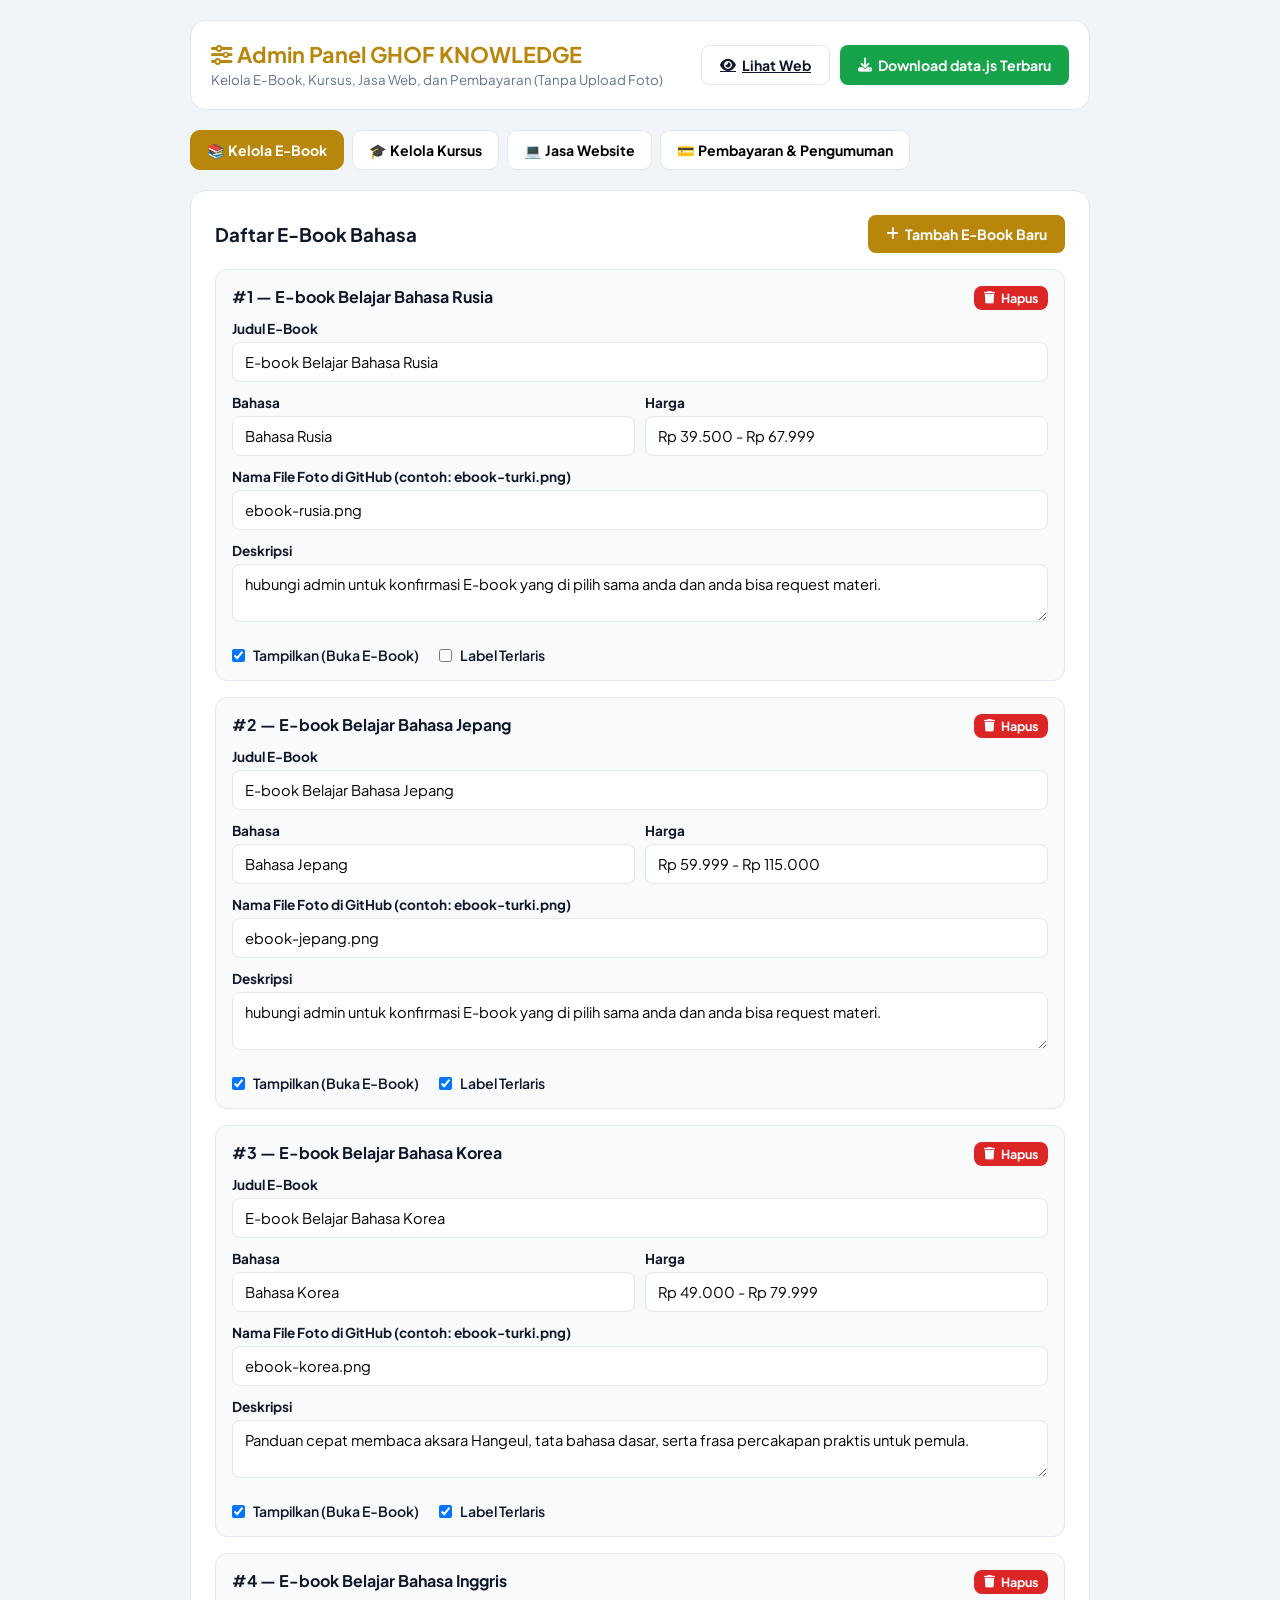
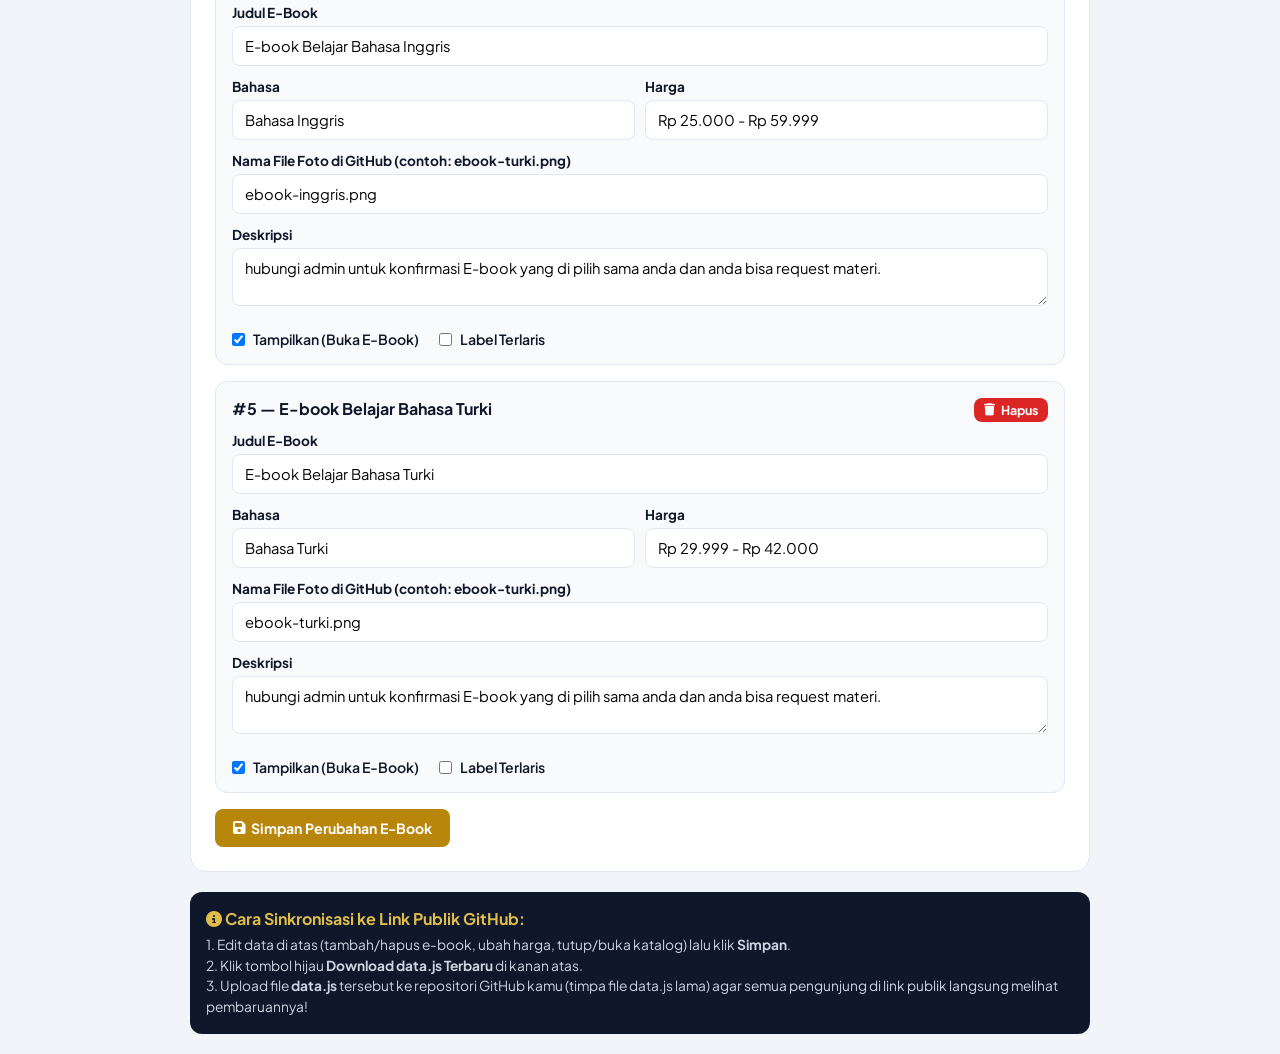
<file: admin.html>
<!DOCTYPE html>
<html lang="id" data-theme="light">
<head>
  <meta charset="UTF-8" />
  <meta name="viewport" content="width=device-width, initial-scale=1.0" />
  <title>Admin Panel — GHOF KNOWLEDGE</title>
  <link href="https://fonts.googleapis.com/css2?family=Plus+Jakarta+Sans:wght@400;500;600;700;800&display=swap" rel="stylesheet" />
  <link rel="stylesheet" href="https://cdnjs.cloudflare.com/ajax/libs/font-awesome/6.5.2/css/all.min.css" />
  <style>
    :root {
      --bg: #f1f5f9;
      --card: #ffffff;
      --text: #0f172a;
      --muted: #64748b;
      --gold: #b8860b;
      --border: #e2e8f0;
      --danger: #dc2626;
      --success: #16a34a;
    }
    * { box-sizing: border-box; margin: 0; padding: 0; font-family: 'Plus Jakarta Sans', sans-serif; }
    body { background: var(--bg); color: var(--text); padding: 20px; }
    .container { max-width: 900px; margin: 0 auto; }
    .header { background: var(--card); padding: 20px; border-radius: 16px; border: 1px solid var(--border); display: flex; justify-content: space-between; align-items: center; flex-wrap: wrap; gap: 12px; margin-bottom: 20px; }
    .header h1 { font-size: 1.35rem; color: var(--gold); }
    .tabs { display: flex; gap: 8px; flex-wrap: wrap; margin-bottom: 20px; }
    .tab-btn { padding: 10px 16px; background: var(--card); border: 1px solid var(--border); border-radius: 10px; font-weight: 700; cursor: pointer; font-size: 0.88rem; }
    .tab-btn.active { background: var(--gold); color: #fff; border-color: var(--gold); }
    .section-card { background: var(--card); padding: 24px; border-radius: 16px; border: 1px solid var(--border); display: none; }
    .section-card.active { display: block; }
    .item-box { background: #f8fafc; padding: 16px; border-radius: 12px; border: 1px solid var(--border); margin-bottom: 16px; }
    .form-group { margin-bottom: 12px; }
    .form-group label { display: block; font-size: 0.85rem; font-weight: 700; margin-bottom: 5px; }
    .form-control { width: 100%; padding: 10px 12px; border: 1px solid var(--border); border-radius: 8px; font-size: 0.92rem; }
    .btn { padding: 10px 18px; border-radius: 8px; border: none; font-weight: 700; cursor: pointer; font-size: 0.88rem; display: inline-flex; align-items: center; gap: 6px; }
    .btn-gold { background: var(--gold); color: #fff; }
    .btn-success { background: var(--success); color: #fff; }
    .btn-danger { background: var(--danger); color: #fff; }
    .btn-outline { background: #fff; border: 1px solid var(--border); color: var(--text); }
    .switch-row { display: flex; align-items: center; gap: 8px; margin-top: 8px; font-weight: 600; font-size: 0.88rem; }
    .export-box { background: #0f172a; color: #f8fafc; padding: 16px; border-radius: 12px; margin-top: 20px; }
  </style>
</head>
<body>

<div class="container">
  <div class="header">
    <div>
      <h1><i class="fa-solid fa-sliders"></i> Admin Panel GHOF KNOWLEDGE</h1>
      <small style="color:var(--muted);">Kelola E-Book, Kursus, Jasa Web, dan Pembayaran (Tanpa Upload Foto)</small>
    </div>
    <div style="display:flex; gap:10px; flex-wrap:wrap;">
      <a href="index.html" target="_blank" class="btn btn-outline"><i class="fa-solid fa-eye"></i> Lihat Web</a>
      <button onclick="downloadUpdatedDataJs()" class="btn btn-success"><i class="fa-solid fa-download"></i> Download data.js Terbaru</button>
    </div>
  </div>

  <div class="tabs">
    <button class="tab-btn active" onclick="switchTab('tab-ebook', this)">📚 Kelola E-Book</button>
    <button class="tab-btn" onclick="switchTab('tab-kursus', this)">🎓 Kelola Kursus</button>
    <button class="tab-btn" onclick="switchTab('tab-web', this)">💻 Jasa Website</button>
    <button class="tab-btn" onclick="switchTab('tab-pay', this)">💳 Pembayaran & Pengumuman</button>
  </div>

  <!-- TAB E-BOOK -->
  <div id="tab-ebook" class="section-card active">
    <div style="display:flex; justify-content:space-between; align-items:center; margin-bottom:16px;">
      <h3>Daftar E-Book Bahasa</h3>
      <button class="btn btn-gold" onclick="addNewEbook()"><i class="fa-solid fa-plus"></i> Tambah E-Book Baru</button>
    </div>
    <div id="ebookListAdmin"></div>
    <button class="btn btn-gold" onclick="saveData()"><i class="fa-solid fa-floppy-disk"></i> Simpan Perubahan E-Book</button>
  </div>

  <!-- TAB KURSUS -->
  <div id="tab-kursus" class="section-card">
    <h3 style="margin-bottom:16px;">Paket Kursus Bahasa Rusia</h3>
    <div id="courseListAdmin"></div>
    <button class="btn btn-gold" onclick="saveData()"><i class="fa-solid fa-floppy-disk"></i> Simpan Perubahan Kursus</button>
  </div>

  <!-- TAB JASA WEB -->
  <div id="tab-web" class="section-card">
    <div style="display:flex; justify-content:space-between; align-items:center; margin-bottom:16px;">
      <h3>Daftar Layanan Jasa Website</h3>
      <button class="btn btn-gold" onclick="addNewWebService()"><i class="fa-solid fa-plus"></i> Tambah Layanan Web</button>
    </div>
    <div id="webListAdmin"></div>
    <button class="btn btn-gold" onclick="saveData()"><i class="fa-solid fa-floppy-disk"></i> Simpan Perubahan Jasa Web</button>
  </div>

  <!-- TAB PEMBAYARAN & PENGUMUMAN -->
  <div id="tab-pay" class="section-card">
    <h3 style="margin-bottom:12px;">Teks Pengumuman Berjalan</h3>
    <div class="item-box">
      <div class="form-group">
        <label>Teks Pengumuman</label>
        <input type="text" id="annText" class="form-control" />
      </div>
      <label class="switch-row">
        <input type="checkbox" id="annActive" /> Tampilkan Pengumuman di Web
      </label>
    </div>

    <div style="display:flex; justify-content:space-between; align-items:center; margin:20px 0 12px;">
      <h3>Metode Pembayaran</h3>
      <button class="btn btn-gold" onclick="addNewPayment()"><i class="fa-solid fa-plus"></i> Tambah Pembayaran</button>
    </div>
    <div id="paymentListAdmin"></div>
    <button class="btn btn-gold" onclick="saveData()"><i class="fa-solid fa-floppy-disk"></i> Simpan Pengaturan</button>
  </div>

  <div class="export-box">
    <h4 style="color:#e0bd4b; margin-bottom:6px;"><i class="fa-solid fa-circle-info"></i> Cara Sinkronisasi ke Link Publik GitHub:</h4>
    <p style="font-size:0.86rem; color:#cbd5e1; line-height:1.5;">
      1. Edit data di atas (tambah/hapus e-book, ubah harga, tutup/buka katalog) lalu klik <b>Simpan</b>.<br>
      2. Klik tombol hijau <b>Download data.js Terbaru</b> di kanan atas.<br>
      3. Upload file <b>data.js</b> tersebut ke repositori GitHub kamu (timpa file data.js lama) agar semua pengunjung di link publik langsung melihat pembaruannya!
    </p>
  </div>
</div>

<script src="data.js"></script>
<script>
  let data = getSiteData();

  function switchTab(tabId, btn) {
    document.querySelectorAll('.section-card').forEach(el => el.classList.remove('active'));
    document.querySelectorAll('.tab-btn').forEach(el => el.classList.remove('active'));
    document.getElementById(tabId).classList.add('active');
    btn.classList.add('active');
  }

  function renderAdminAll() {
    // E-books
    document.getElementById('ebookListAdmin').innerHTML = (data.ebooks || []).map((eb, idx) => `
      <div class="item-box">
        <div style="display:flex; justify-content:space-between; margin-bottom:10px;">
          <strong>#${idx + 1} — ${eb.title}</strong>
          <button class="btn btn-danger" style="padding:4px 10px; font-size:0.78rem;" onclick="deleteEbook(${idx})"><i class="fa-solid fa-trash"></i> Hapus</button>
        </div>
        <div class="form-group">
          <label>Judul E-Book</label>
          <input type="text" class="form-control" value="${eb.title}" onchange="data.ebooks[${idx}].title = this.value" />
        </div>
        <div style="display:grid; grid-template-columns:1fr 1fr; gap:10px;">
          <div class="form-group">
            <label>Bahasa</label>
            <input type="text" class="form-control" value="${eb.language}" onchange="data.ebooks[${idx}].language = this.value" />
          </div>
          <div class="form-group">
            <label>Harga</label>
            <input type="text" class="form-control" value="${eb.price}" onchange="data.ebooks[${idx}].price = this.value" />
          </div>
        </div>
        <div class="form-group">
          <label>Nama File Foto di GitHub (contoh: ebook-turki.png)</label>
          <input type="text" class="form-control" value="${eb.cover || ''}" onchange="data.ebooks[${idx}].cover = this.value" />
        </div>
        <div class="form-group">
          <label>Deskripsi</label>
          <textarea class="form-control" rows="2" onchange="data.ebooks[${idx}].description = this.value">${eb.description}</textarea>
        </div>
        <div style="display:flex; gap:20px;">
          <label class="switch-row">
            <input type="checkbox" ${eb.active !== false ? 'checked' : ''} onchange="data.ebooks[${idx}].active = this.checked" /> Tampilkan (Buka E-Book)
          </label>
          <label class="switch-row">
            <input type="checkbox" ${eb.bestseller ? 'checked' : ''} onchange="data.ebooks[${idx}].bestseller = this.checked" /> Label Terlaris
          </label>
        </div>
      </div>
    `).join('');

    // Courses
    document.getElementById('courseListAdmin').innerHTML = (data.courses || []).map((c, idx) => `
      <div class="item-box">
        <strong>${c.name}</strong>
        <div class="form-group" style="margin-top:10px;">
          <label>Nama Paket Kursus</label>
          <input type="text" class="form-control" value="${c.name}" onchange="data.courses[${idx}].name = this.value" />
        </div>
        <div style="display:grid; grid-template-columns:1fr 1fr; gap:10px;">
          <div class="form-group">
            <label>Harga</label>
            <input type="text" class="form-control" value="${c.price}" onchange="data.courses[${idx}].price = this.value" />
          </div>
          <div class="form-group">
            <label>Nama File Foto di GitHub</label>
            <input type="text" class="form-control" value="${c.logo || ''}" onchange="data.courses[${idx}].logo = this.value" />
          </div>
        </div>
        <div class="form-group">
          <label>Deskripsi</label>
          <textarea class="form-control" rows="2" onchange="data.courses[${idx}].description = this.value">${c.description}</textarea>
        </div>
        <label class="switch-row">
          <input type="checkbox" ${c.active !== false ? 'checked' : ''} onchange="data.courses[${idx}].active = this.checked" /> Aktifkan Kelas Ini
        </label>
      </div>
    `).join('');

    // Web Services
    document.getElementById('webListAdmin').innerHTML = (data.webServices || []).map((ws, idx) => `
      <div class="item-box">
        <div style="display:flex; justify-content:space-between; margin-bottom:10px;">
          <strong>#${idx + 1} — ${ws.category}</strong>
          <button class="btn btn-danger" style="padding:4px 10px; font-size:0.78rem;" onclick="deleteWeb(${idx})"><i class="fa-solid fa-trash"></i> Hapus</button>
        </div>
        <div class="form-group">
          <label>Kategori Website</label>
          <input type="text" class="form-control" value="${ws.category}" onchange="data.webServices[${idx}].category = this.value" />
        </div>
        <div style="display:grid; grid-template-columns:1fr 1fr; gap:10px;">
          <div class="form-group">
            <label>Harga / Mulai Dari</label>
            <input type="text" class="form-control" value="${ws.price}" onchange="data.webServices[${idx}].price = this.value" />
          </div>
          <div class="form-group">
            <label>Nama File Foto di GitHub</label>
            <input type="text" class="form-control" value="${ws.image || ''}" onchange="data.webServices[${idx}].image = this.value" />
          </div>
        </div>
        <div class="form-group">
          <label>Deskripsi</label>
          <textarea class="form-control" rows="2" onchange="data.webServices[${idx}].description = this.value">${ws.description}</textarea>
        </div>
        <label class="switch-row">
          <input type="checkbox" ${ws.active !== false ? 'checked' : ''} onchange="data.webServices[${idx}].active = this.checked" /> Tampilkan Layanan Ini
        </label>
      </div>
    `).join('');

    // Announcement & Payments
    document.getElementById('annText').value = data.announcement ? data.announcement.text : '';
    document.getElementById('annActive').checked = data.announcement ? data.announcement.active : true;

    document.getElementById('paymentListAdmin').innerHTML = (data.payments || []).map((p, idx) => `
      <div class="item-box">
        <div style="display:flex; justify-content:space-between; margin-bottom:8px;">
          <strong>${p.name}</strong>
          <button class="btn btn-danger" style="padding:4px 10px; font-size:0.78rem;" onclick="deletePay(${idx})"><i class="fa-solid fa-trash"></i> Hapus</button>
        </div>
        <div style="display:grid; grid-template-columns:1fr 1fr; gap:10px;">
          <div class="form-group">
            <label>Nama Bank / E-Wallet</label>
            <input type="text" class="form-control" value="${p.name}" onchange="data.payments[${idx}].name = this.value" />
          </div>
          <div class="form-group">
            <label>Nomor Rekening / HP</label>
            <input type="text" class="form-control" value="${p.number}" onchange="data.payments[${idx}].number = this.value" />
          </div>
        </div>
        <div class="form-group">
          <label>Nama File QRIS di GitHub (contoh: qris-labiib.png)</label>
          <input type="text" class="form-control" value="${p.qrisImage || ''}" onchange="data.payments[${idx}].qrisImage = this.value" />
        </div>
      </div>
    `).join('');
  }

  function addNewEbook() {
    data.ebooks.push({
      id: "eb-" + Date.now(),
      title: "Judul E-Book Baru",
      language: "Bahasa Asing",
      price: "Rp 40.000",
      bestseller: false,
      active: true,
      cover: "ebook-baru.png",
      description: "Deskripsi singkat e-book..."
    });
    renderAdminAll();
  }

  function deleteEbook(idx) {
    if (confirm("Hapus e-book ini?")) {
      data.ebooks.splice(idx, 1);
      renderAdminAll();
    }
  }

  function addNewWebService() {
    data.webServices.push({
      id: "web-" + Date.now(),
      category: "Kategori Website Baru",
      price: "Mulai Rp 500.000",
      image: "web-baru.png",
      active: true,
      description: "Deskripsi layanan website..."
    });
    renderAdminAll();
  }

  function deleteWeb(idx) {
    if (confirm("Hapus layanan website ini?")) {
      data.webServices.splice(idx, 1);
      renderAdminAll();
    }
  }

  function addNewPayment() {
    data.payments.push({
      id: "pay-" + Date.now(),
      name: "Metode Baru",
      number: "08xxxxxxxx",
      holder: "GHOF KNOWLEDGE",
      qrisImage: ""
    });
    renderAdminAll();
  }

  function deletePay(idx) {
    if (confirm("Hapus metode pembayaran ini?")) {
      data.payments.splice(idx, 1);
      renderAdminAll();
    }
  }

  function saveData() {
    data.announcement = {
      text: document.getElementById('annText').value,
      active: document.getElementById('annActive').checked
    };
    localStorage.setItem("ghof_knowledge_data_v3", JSON.stringify(data));
    alert("✅ Perubahan berhasil disimpan! Jangan lupa klik 'Download data.js Terbaru' lalu upload ke GitHub agar konek ke link publik.");
  }

  function downloadUpdatedDataJs() {
    saveData();
    const content = `// Pusat Data GHOF KNOWLEDGE (Auto-Generated)
const DEFAULT_DATA = ${JSON.stringify(data, null, 2)};

function getSiteData() {
  try {
    const saved = localStorage.getItem("ghof_knowledge_data_v3");
    if (saved) return JSON.parse(saved);
  } catch (e) {}
  return JSON.parse(JSON.stringify(DEFAULT_DATA));
}
`;
    const blob = new Blob([content], { type: "application/javascript" });
    const a = document.createElement("a");
    a.href = URL.createObjectURL(blob);
    a.download = "data.js";
    a.click();
  }

  renderAdminAll();
</script>
</body>
</html>
</file>
